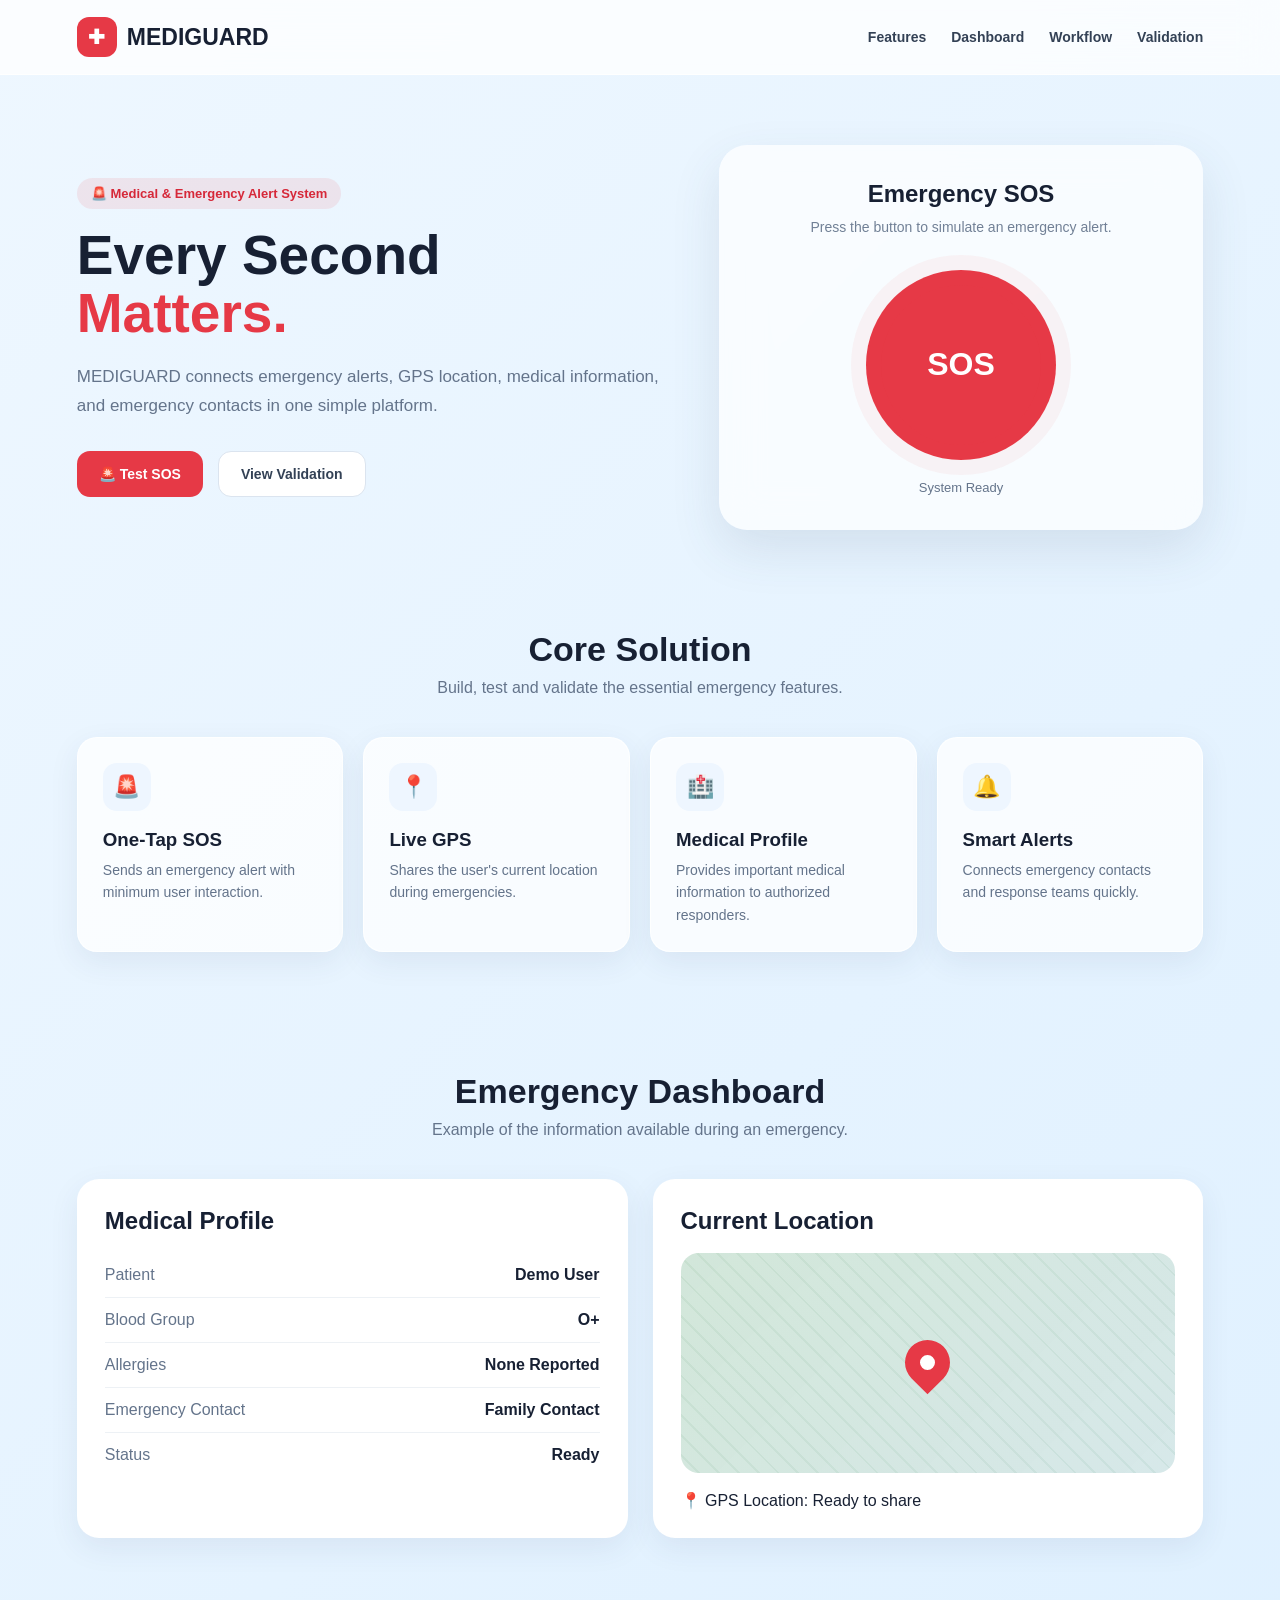
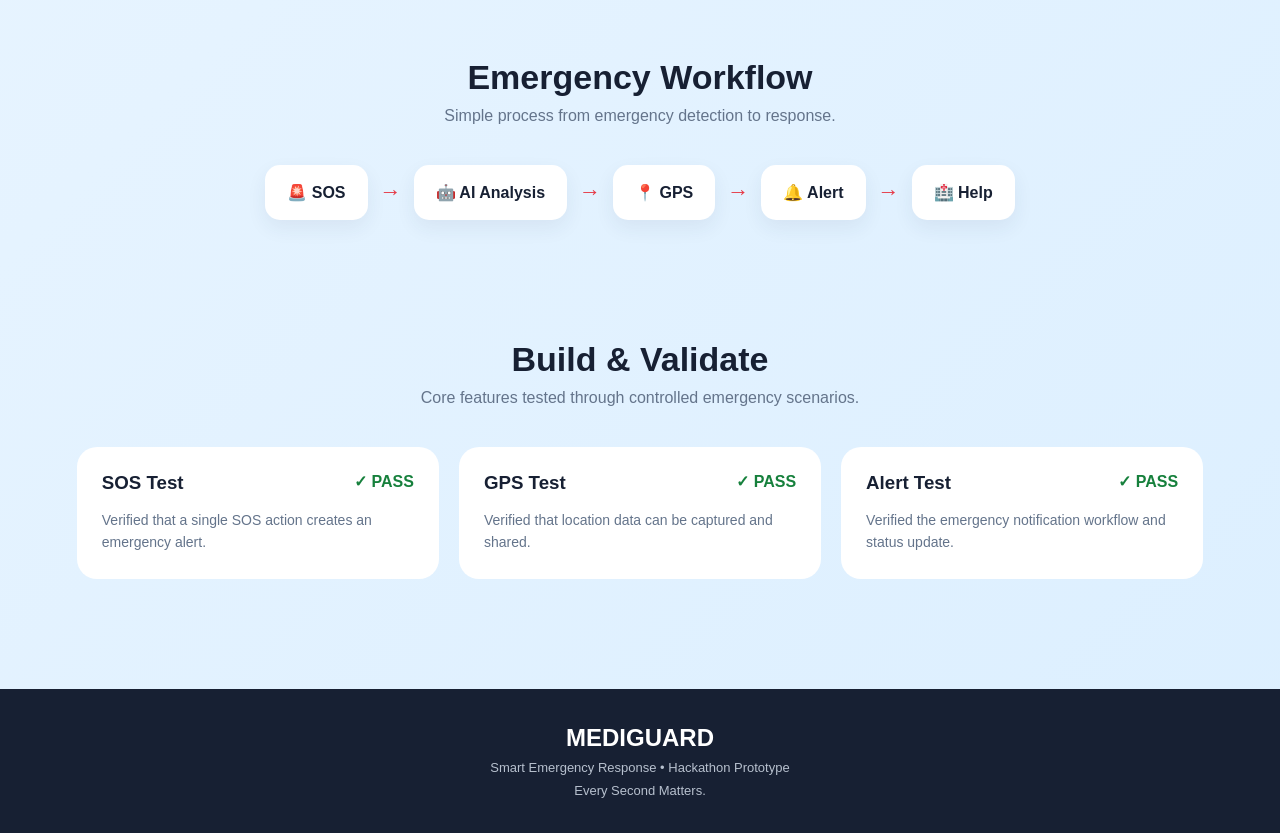
<file: index.html>
<!DOCTYPE html>
<html lang="en">
<head>
<meta charset="UTF-8">
<meta name="viewport" content="width=device-width, initial-scale=1.0">
<title>MEDIGUARD — Emergency Alert System</title>

<style>
* {
    margin: 0;
    padding: 0;
    box-sizing: border-box;
    font-family: Arial, sans-serif;
}

body {
    min-height: 100vh;
    background: linear-gradient(135deg, #eef7ff, #dcefff);
    color: #172033;
}

/* NAVBAR */
.navbar {
    height: 75px;
    display: flex;
    align-items: center;
    justify-content: space-between;
    padding: 0 6%;
    background: rgba(255,255,255,0.75);
    backdrop-filter: blur(18px);
    border-bottom: 1px solid rgba(255,255,255,0.8);
    position: sticky;
    top: 0;
    z-index: 100;
}

.logo {
    display: flex;
    align-items: center;
    gap: 10px;
    font-size: 23px;
    font-weight: bold;
}

.logo-icon {
    width: 40px;
    height: 40px;
    border-radius: 12px;
    background: #e63946;
    color: white;
    display: flex;
    align-items: center;
    justify-content: center;
    font-size: 20px;
}

.nav-links {
    display: flex;
    gap: 25px;
}

.nav-links a {
    text-decoration: none;
    color: #334155;
    font-size: 14px;
    font-weight: 600;
}

.nav-links a:hover {
    color: #e63946;
}

/* HERO */
.hero {
    padding: 70px 6% 40px;
    display: grid;
    grid-template-columns: 1.1fr 0.9fr;
    gap: 50px;
    align-items: center;
}

.badge {
    display: inline-block;
    padding: 8px 14px;
    border-radius: 30px;
    background: rgba(230,57,70,0.1);
    color: #d62839;
    font-size: 13px;
    font-weight: bold;
    margin-bottom: 18px;
}

.hero h1 {
    font-size: 55px;
    line-height: 1.05;
    margin-bottom: 20px;
}

.hero h1 span {
    color: #e63946;
}

.hero p {
    max-width: 600px;
    color: #64748b;
    font-size: 17px;
    line-height: 1.7;
}

.hero-buttons {
    display: flex;
    gap: 15px;
    margin-top: 30px;
}

.btn {
    padding: 14px 22px;
    border: none;
    border-radius: 13px;
    cursor: pointer;
    font-weight: bold;
    font-size: 14px;
}

.btn-primary {
    background: #e63946;
    color: white;
}

.btn-secondary {
    background: white;
    color: #334155;
    border: 1px solid #dbe4ef;
}

/* SOS CARD */
.sos-card {
    background: rgba(255,255,255,0.7);
    backdrop-filter: blur(20px);
    padding: 35px;
    border-radius: 28px;
    text-align: center;
    box-shadow: 0 20px 50px rgba(55,80,110,0.12);
}

.sos-card h2 {
    margin-bottom: 8px;
}

.sos-card p {
    color: #718096;
    font-size: 14px;
}

.sos-button {
    width: 190px;
    height: 190px;
    border-radius: 50%;
    border: 15px solid rgba(230,57,70,0.12);
    background: #e63946;
    color: white;
    font-size: 32px;
    font-weight: bold;
    margin: 30px auto 20px;
    cursor: pointer;
    box-shadow: 0 0 0 15px rgba(230,57,70,0.05);
    transition: 0.3s;
}

.sos-button:hover {
    transform: scale(1.05);
}

.sos-status {
    color: #64748b;
    font-size: 13px;
}

/* SECTION */
.section {
    padding: 60px 6%;
}

.section-title {
    text-align: center;
    margin-bottom: 40px;
}

.section-title h2 {
    font-size: 34px;
    margin-bottom: 10px;
}

.section-title p {
    color: #64748b;
}

/* FEATURES */
.features {
    display: grid;
    grid-template-columns: repeat(4,1fr);
    gap: 20px;
}

.card {
    background: rgba(255,255,255,0.75);
    padding: 25px;
    border-radius: 20px;
    border: 1px solid rgba(255,255,255,0.8);
    box-shadow: 0 10px 30px rgba(50,70,100,0.08);
}

.card-icon {
    width: 48px;
    height: 48px;
    border-radius: 14px;
    background: #eef6ff;
    display: flex;
    align-items: center;
    justify-content: center;
    margin-bottom: 18px;
    font-size: 22px;
}

.card h3 {
    margin-bottom: 8px;
}

.card p {
    color: #64748b;
    font-size: 14px;
    line-height: 1.6;
}

/* DASHBOARD */
.dashboard {
    display: grid;
    grid-template-columns: 1fr 1fr;
    gap: 25px;
}

.profile-card,
.location-card {
    background: white;
    padding: 28px;
    border-radius: 22px;
    box-shadow: 0 10px 30px rgba(50,70,100,0.08);
}

.profile-row {
    display: flex;
    justify-content: space-between;
    padding: 13px 0;
    border-bottom: 1px solid #edf1f5;
}

.profile-row:last-child {
    border-bottom: none;
}

.label {
    color: #64748b;
}

.map {
    height: 220px;
    border-radius: 18px;
    background:
        linear-gradient(135deg, rgba(80,150,100,0.15), rgba(80,150,200,0.12)),
        repeating-linear-gradient(
            45deg,
            #e9f4ee,
            #e9f4ee 12px,
            #dcece2 12px,
            #dcece2 14px
        );
    display: flex;
    align-items: center;
    justify-content: center;
    position: relative;
    overflow: hidden;
}

.location-pin {
    width: 45px;
    height: 45px;
    border-radius: 50% 50% 50% 0;
    background: #e63946;
    transform: rotate(-45deg);
    position: relative;
}

.location-pin::after {
    content: "";
    position: absolute;
    width: 15px;
    height: 15px;
    background: white;
    border-radius: 50%;
    top: 15px;
    left: 15px;
}

/* WORKFLOW */
.workflow {
    display: flex;
    align-items: center;
    justify-content: center;
    gap: 12px;
    flex-wrap: wrap;
}

.step {
    background: white;
    padding: 18px 22px;
    border-radius: 15px;
    font-weight: bold;
    box-shadow: 0 8px 20px rgba(40,60,90,0.07);
}

.arrow {
    font-size: 22px;
    color: #e63946;
}

/* VALIDATION */
.validation {
    display: grid;
    grid-template-columns: repeat(3,1fr);
    gap: 20px;
}

.test {
    background: white;
    border-radius: 20px;
    padding: 25px;
}

.test-header {
    display: flex;
    justify-content: space-between;
    margin-bottom: 15px;
}

.pass {
    color: #16803c;
    font-weight: bold;
}

.test p {
    color: #64748b;
    font-size: 14px;
    line-height: 1.6;
}

/* FOOTER */
footer {
    margin-top: 50px;
    padding: 35px 6%;
    text-align: center;
    background: #172033;
    color: white;
}

footer p {
    color: #b7c0ce;
    margin-top: 8px;
    font-size: 13px;
}

/* RESPONSIVE */
@media(max-width:900px) {

    .hero {
        grid-template-columns: 1fr;
    }

    .features {
        grid-template-columns: repeat(2,1fr);
    }

    .dashboard {
        grid-template-columns: 1fr;
    }

    .validation {
        grid-template-columns: 1fr;
    }
}

@media(max-width:600px) {

    .nav-links {
        display: none;
    }

    .hero h1 {
        font-size: 40px;
    }

    .features {
        grid-template-columns: 1fr;
    }

    .sos-button {
        width: 150px;
        height: 150px;
        font-size: 25px;
    }
}
</style>
</head>

<body>

<!-- NAVBAR -->
<nav class="navbar">

    <div class="logo">
        <div class="logo-icon">✚</div>
        MEDIGUARD
    </div>

    <div class="nav-links">
        <a href="#features">Features</a>
        <a href="#dashboard">Dashboard</a>
        <a href="#workflow">Workflow</a>
        <a href="#validation">Validation</a>
    </div>

</nav>


<!-- HERO -->
<section class="hero">

    <div>

        <div class="badge">
            🚨 Medical & Emergency Alert System
        </div>

        <h1>
            Every Second<br>
            <span>Matters.</span>
        </h1>

        <p>
            MEDIGUARD connects emergency alerts, GPS location,
            medical information, and emergency contacts in one
            simple platform.
        </p>

        <div class="hero-buttons">
            <button class="btn btn-primary"
                    onclick="triggerSOS()">
                🚨 Test SOS
            </button>

            <button class="btn btn-secondary"
                    onclick="scrollToSection('validation')">
                View Validation
            </button>
        </div>

    </div>


    <!-- SOS -->
    <div class="sos-card">

        <h2>Emergency SOS</h2>

        <p>
            Press the button to simulate an emergency alert.
        </p>

        <button class="sos-button"
                onclick="triggerSOS()">
            SOS
        </button>

        <div class="sos-status" id="status">
            System Ready
        </div>

    </div>

</section>


<!-- FEATURES -->
<section class="section" id="features">

    <div class="section-title">

        <h2>Core Solution</h2>

        <p>
            Build, test and validate the essential emergency features.
        </p>

    </div>


    <div class="features">

        <div class="card">

            <div class="card-icon">🚨</div>

            <h3>One-Tap SOS</h3>

            <p>
                Sends an emergency alert with minimum user interaction.
            </p>

        </div>


        <div class="card">

            <div class="card-icon">📍</div>

            <h3>Live GPS</h3>

            <p>
                Shares the user's current location during emergencies.
            </p>

        </div>


        <div class="card">

            <div class="card-icon">🏥</div>

            <h3>Medical Profile</h3>

            <p>
                Provides important medical information to authorized responders.
            </p>

        </div>


        <div class="card">

            <div class="card-icon">🔔</div>

            <h3>Smart Alerts</h3>

            <p>
                Connects emergency contacts and response teams quickly.
            </p>

        </div>

    </div>

</section>


<!-- DASHBOARD -->
<section class="section" id="dashboard">

    <div class="section-title">

        <h2>Emergency Dashboard</h2>

        <p>
            Example of the information available during an emergency.
        </p>

    </div>


    <div class="dashboard">

        <div class="profile-card">

            <h2>Medical Profile</h2>

            <br>

            <div class="profile-row">
                <span class="label">Patient</span>
                <strong>Demo User</strong>
            </div>

            <div class="profile-row">
                <span class="label">Blood Group</span>
                <strong>O+</strong>
            </div>

            <div class="profile-row">
                <span class="label">Allergies</span>
                <strong>None Reported</strong>
            </div>

            <div class="profile-row">
                <span class="label">Emergency Contact</span>
                <strong>Family Contact</strong>
            </div>

            <div class="profile-row">
                <span class="label">Status</span>
                <strong>Ready</strong>
            </div>

        </div>


        <div class="location-card">

            <h2>Current Location</h2>

            <br>

            <div class="map">

                <div class="location-pin"></div>

            </div>

            <br>

            <p>
                📍 GPS Location: Ready to share
            </p>

        </div>

    </div>

</section>


<!-- WORKFLOW -->
<section class="section" id="workflow">

    <div class="section-title">

        <h2>Emergency Workflow</h2>

        <p>
            Simple process from emergency detection to response.
        </p>

    </div>


    <div class="workflow">

        <div class="step">🚨 SOS</div>

        <div class="arrow">→</div>

        <div class="step">🤖 AI Analysis</div>

        <div class="arrow">→</div>

        <div class="step">📍 GPS</div>

        <div class="arrow">→</div>

        <div class="step">🔔 Alert</div>

        <div class="arrow">→</div>

        <div class="step">🏥 Help</div>

    </div>

</section>


<!-- VALIDATION -->
<section class="section" id="validation">

    <div class="section-title">

        <h2>Build & Validate</h2>

        <p>
            Core features tested through controlled emergency scenarios.
        </p>

    </div>


    <div class="validation">

        <div class="test">

            <div class="test-header">

                <h3>SOS Test</h3>

                <span class="pass">✓ PASS</span>

            </div>

            <p>
                Verified that a single SOS action creates an emergency alert.
            </p>

        </div>


        <div class="test">

            <div class="test-header">

                <h3>GPS Test</h3>

                <span class="pass">✓ PASS</span>

            </div>

            <p>
                Verified that location data can be captured and shared.
            </p>

        </div>


        <div class="test">

            <div class="test-header">

                <h3>Alert Test</h3>

                <span class="pass">✓ PASS</span>

            </div>

            <p>
                Verified the emergency notification workflow and status update.
            </p>

        </div>

    </div>

</section>


<!-- FOOTER -->
<footer>

    <h2>MEDIGUARD</h2>

    <p>
        Smart Emergency Response • Hackathon Prototype
    </p>

    <p>
        Every Second Matters.
    </p>

</footer>


<script>

/* SOS FUNCTION */

function triggerSOS() {

    const status = document.getElementById("status");

    status.innerHTML = "🚨 Emergency Alert Processing...";

    setTimeout(() => {

        status.innerHTML =
        "✓ Alert Sent • GPS Location Shared";

    }, 1500);

}


/* SCROLL FUNCTION */

function scrollToSection(id) {

    document.getElementById(id)
        .scrollIntoView({
            behavior: "smooth"
        });

}

</script>

</body>
</html>
</file>
